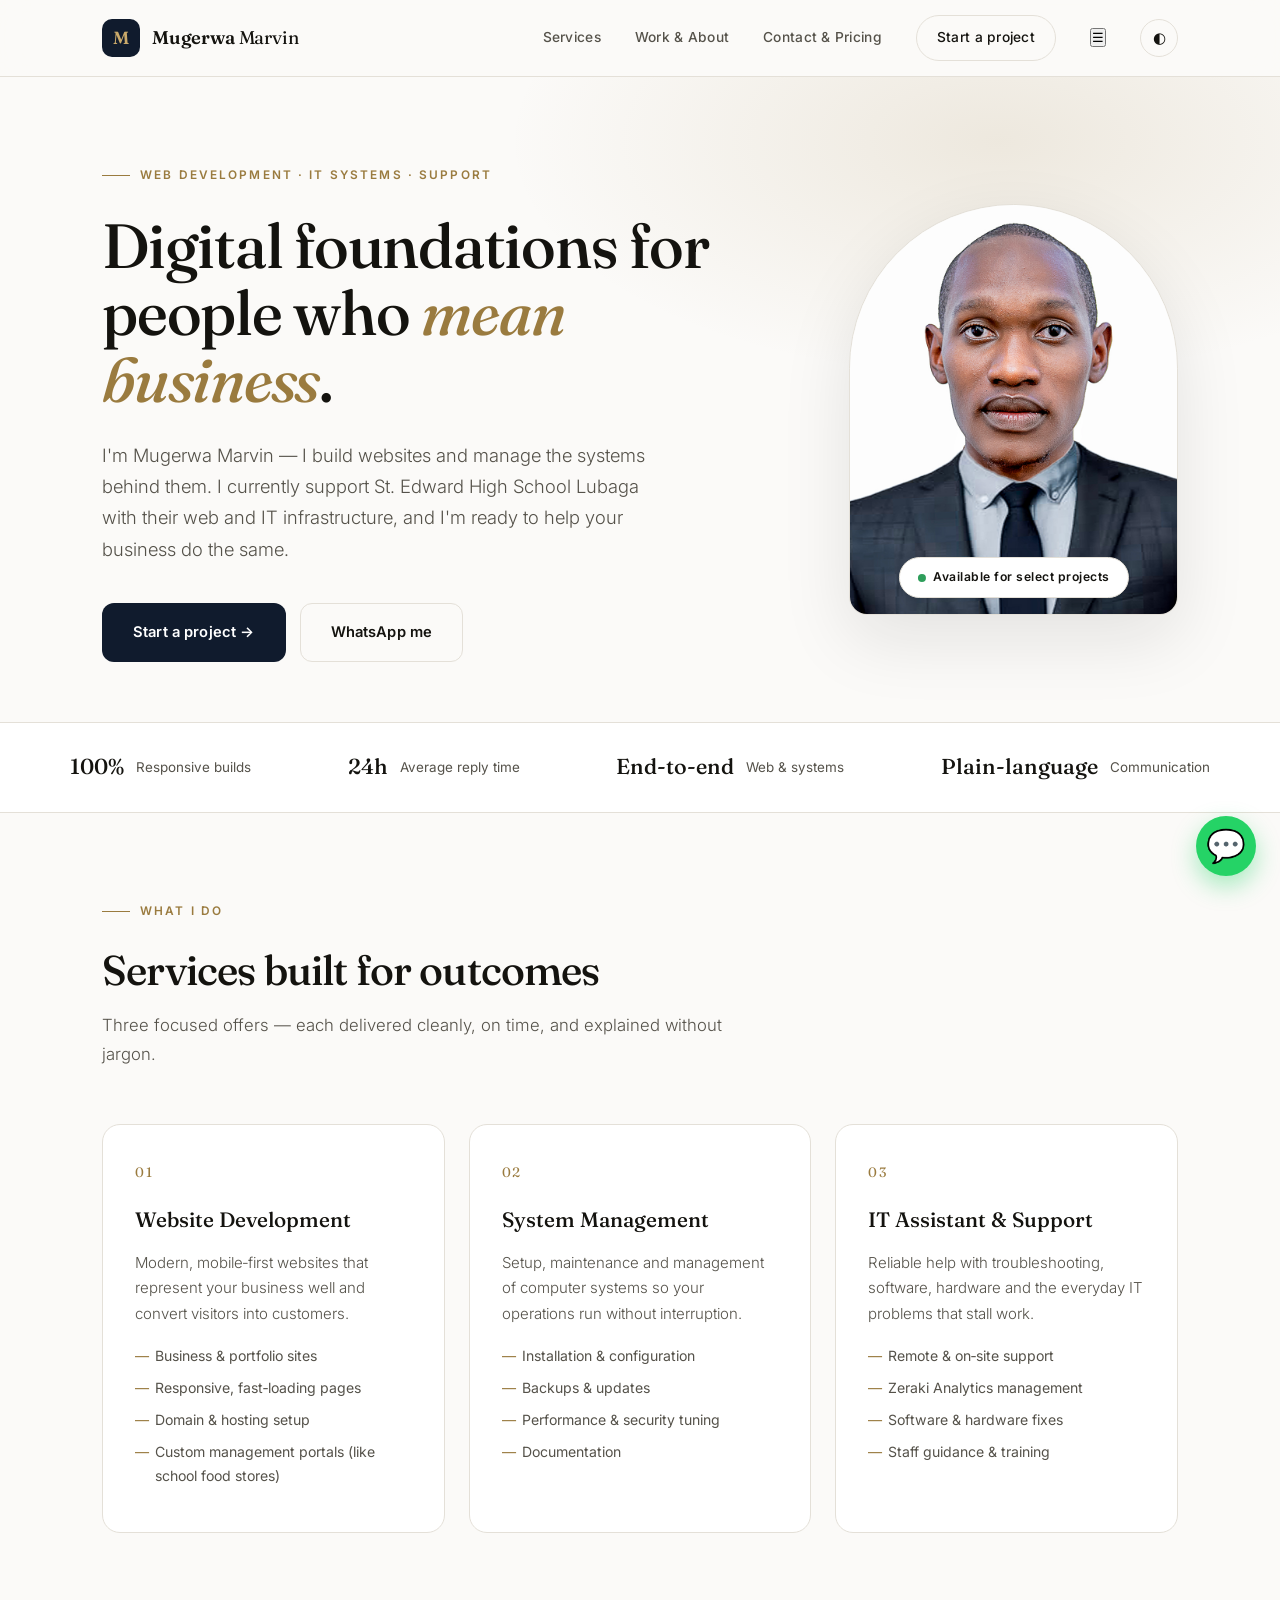
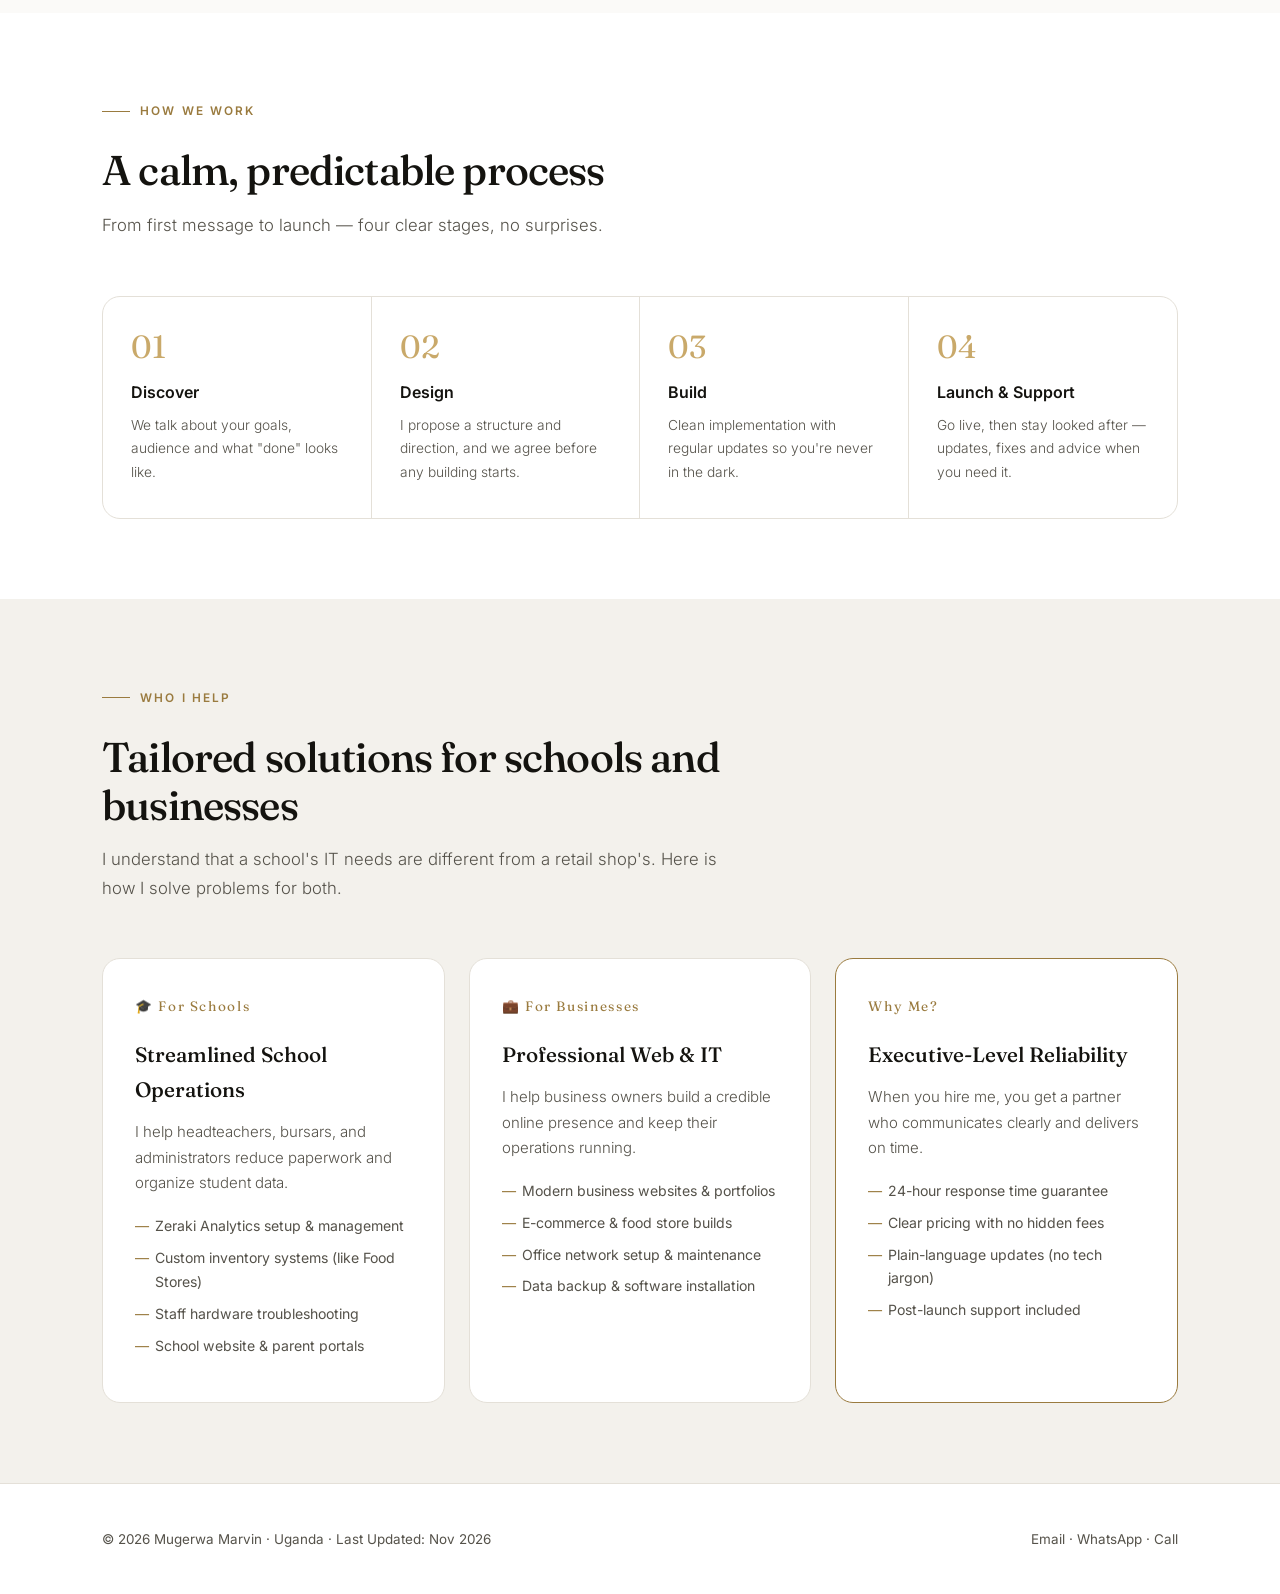
<file: index.html>
<!DOCTYPE html>
<html lang="en">
<head>
    <meta charset="UTF-8">
    <meta name="viewport" content="width=device-width, initial-scale=1.0">
    <title>Mugerwa Marvin — Web Development & IT Systems Specialist</title>
    <meta name="description" content="Mugerwa Marvin — website developer, systems manager and IT support specialist in Uganda.">
    
    <!-- Google Fonts -->
    <link rel="preconnect" href="https://fonts.googleapis.com">
    <link rel="preconnect" href="https://fonts.gstatic.com" crossorigin>
    <link href="https://fonts.googleapis.com/css2?family=Fraunces:opsz,wght@9..144,400;9..144,500;9..144,600&family=Inter:wght@300;400;500;600;700&display=swap" rel="stylesheet">
    
    <!-- External CSS -->
    <link rel="stylesheet" href="style.css">
    <!-- Floating WhatsApp Button -->
<a href="https://wa.me/256755630074" target="_blank" style="position: fixed; bottom: 24px; right: 24px; background: #25D366; color: white; width: 60px; height: 60px; border-radius: 50%; display: flex; align-items: center; justify-content: center; font-size: 32px; box-shadow: 0 10px 25px rgba(37, 211, 102, 0.4); z-index: 1000; text-decoration: none; transition: transform 0.3s ease;">
    💬
</a>
</head>
<body data-theme="light">

    <!-- NAVIGATION -->
    <nav>
        <div class="container nav-inner">
            <a class="brand" href="index.html">
                <span class="brand-mark">M</span>
                <span class="brand-name"><b>Mugerwa</b> Marvin</span>
            </a>
            <div class="nav-links">
               <div class="nav-links">
        <div class="nav-links">
        <a href="index.html#services">Services</a>
        <a href="work.html">Work &amp; About</a>
        <a href="contact.html">Contact &amp; Pricing</a>
        <a href="contact.html" class="nav-cta">Start a project</a>
        
        <!-- ADD THIS HAMBURGER BUTTON -->
        <button class="menu-toggle" id="menuBtn" aria-label="Toggle menu">☰</button>
        
        <button class="theme-toggle" id="themeBtn" aria-label="Toggle theme">◐</button>
    </div>
    </nav>

    <!-- HERO SECTION -->
    <header class="hero" id="top">
        <div class="container hero-grid">
            <div>
                <div class="eyebrow">Web Development · IT Systems · Support</div>
                <h1>Digital foundations for people who <em>mean business</em>.</h1>
                <p class="lead">I'm Mugerwa Marvin — I build websites and manage the systems behind them. I currently support St. Edward High School Lubaga with their web and IT infrastructure, and I'm ready to help your business do the same.</p>
                <div class="hero-actions">
                    <a href="contact.html" class="btn btn-primary">Start a project →</a>
                    <a href="https://wa.me/256755630074" class="btn btn-outline">WhatsApp me</a>
                </div>
            </div>
            <div class="portrait-wrap">
                <div class="portrait-frame">
                    <img src="images/MUGERWA MARVIN.jpg" alt="Mugerwa Marvin">
                    <div class="portrait-badge"><span class="pulse"></span> Available for select projects</div>
                </div>
            </div>
        </div>
    </header>

    <!-- TRUST STRIP -->
    <div class="trust">
        <div class="container trust-inner">
            <div class="trust-item"><b>100%</b> Responsive builds</div>
            <div class="trust-item"><b>24h</b> Average reply time</div>
            <div class="trust-item"><b>End‑to‑end</b> Web &amp; systems</div>
            <div class="trust-item"><b>Plain‑language</b> Communication</div>
        </div>
    </div>

    <!-- SERVICES SECTION -->
    <section id="services" class="reveal">
        <div class="container">
            <div class="section-head">
                <div class="eyebrow">What I do</div>
                <h2>Services built for outcomes</h2>
                <p>Three focused offers — each delivered cleanly, on time, and explained without jargon.</p>
            </div>
            <div class="grid-3">
                <div class="card">
                    <span class="num">01</span>
                    <h3>Website Development</h3>
                    <p>Modern, mobile‑first websites that represent your business well and convert visitors into customers.</p>
                    <ul>
                        <li>Business &amp; portfolio sites</li>
                        <li>Responsive, fast‑loading pages</li>
                        <li>Domain &amp; hosting setup</li>
                        <li>Custom management portals (like school food stores)</li>
                    </ul>
                </div>
                <div class="card">
                    <span class="num">02</span>
                    <h3>System Management</h3>
                    <p>Setup, maintenance and management of computer systems so your operations run without interruption.</p>
                    <ul>
                        <li>Installation &amp; configuration</li>
                        <li>Backups &amp; updates</li>
                        <li>Performance &amp; security tuning</li>
                        <li>Documentation</li>
                    </ul>
                </div>
                <div class="card">
                    <span class="num">03</span>
                    <h3>IT Assistant &amp; Support</h3>
                    <p>Reliable help with troubleshooting, software, hardware and the everyday IT problems that stall work.</p>
                    <ul>
                        <li>Remote &amp; on‑site support</li>
                        <li>Zeraki Analytics management</li>
                        <li>Software &amp; hardware fixes</li>
                        <li>Staff guidance &amp; training</li>
                    </ul>
                </div>
            </div>
        </div>
    </section>

    <!-- PROCESS SECTION -->
    <section id="process" class="alt reveal">
        <div class="container">
            <div class="section-head">
                <div class="eyebrow">How we work</div>
                <h2>A calm, predictable process</h2>
                <p>From first message to launch — four clear stages, no surprises.</p>
            </div>
            <div class="process">
                <div class="step">
                    <div class="n">01</div>
                    <h4>Discover</h4>
                    <p>We talk about your goals, audience and what "done" looks like.</p>
                </div>
                <div class="step">
                    <div class="n">02</div>
                    <h4>Design</h4>
                    <p>I propose a structure and direction, and we agree before any building starts.</p>
                </div>
                <div class="step">
                    <div class="n">03</div>
                    <h4>Build</h4>
                    <p>Clean implementation with regular updates so you're never in the dark.</p>
                </div>
                <div class="step">
                    <div class="n">04</div>
                    <h4>Launch &amp; Support</h4>
                    <p>Go live, then stay looked after — updates, fixes and advice when you need it.</p>
                </div>
            </div>
        </div>
    </section>

    <!-- WHO I HELP SECTION -->
<section id="who-i-help" class="reveal" style="background: var(--surface-2);">
    <div class="container">
        <div class="section-head">
            <div class="eyebrow">Who I Help</div>
            <h2>Tailored solutions for schools and businesses</h2>
            <p>I understand that a school's IT needs are different from a retail shop's. Here is how I solve problems for both.</p>
        </div>
        
        <div class="grid-3">
            <!-- For Schools -->
            <div class="card">
                <span class="num">🎓 For Schools</span>
                <h3>Streamlined School Operations</h3>
                <p>I help headteachers, bursars, and administrators reduce paperwork and organize student data.</p>
                <ul>
                    <li>Zeraki Analytics setup & management</li>
                    <li>Custom inventory systems (like Food Stores)</li>
                    <li>Staff hardware troubleshooting</li>
                    <li>School website & parent portals</li>
                </ul>
            </div>

            <!-- For Businesses -->
            <div class="card">
                <span class="num">💼 For Businesses</span>
                <h3>Professional Web & IT</h3>
                <p>I help business owners build a credible online presence and keep their operations running.</p>
                <ul>
                    <li>Modern business websites & portfolios</li>
                    <li>E-commerce & food store builds</li>
                    <li>Office network setup & maintenance</li>
                    <li>Data backup & software installation</li>
                </ul>
            </div>
            
            <!-- Why Choose Me -->
            <div class="card" style="border-color: var(--gold);">
                <span class="num" style="color: var(--gold);">Why Me?</span>
                <h3>Executive-Level Reliability</h3>
                <p>When you hire me, you get a partner who communicates clearly and delivers on time.</p>
                <ul>
                    <li>24-hour response time guarantee</li>
                    <li>Clear pricing with no hidden fees</li>
                    <li>Plain-language updates (no tech jargon)</li>
                    <li>Post-launch support included</li>
                </ul>
            </div>
        </div>
    </div>
</section>
    <!-- FOOTER -->
    <footer>
        <div class="container footer-inner">
           <span>© <span id="year"></span> Mugerwa Marvin · Uganda · Last Updated: <span id="update-date">Nov 2026</span></span>
            <span>
                <a href="mailto:marvinmarvel948@gmail.com">Email</a> · 
                <a href="https://wa.me/256755630074">WhatsApp</a> · 
                <a href="tel:+256755630074">Call</a>
            </span>
        </div>
    </footer>

    <!-- External JavaScript -->
    <script src="script.js"></script>
</body>
</html>
</file>
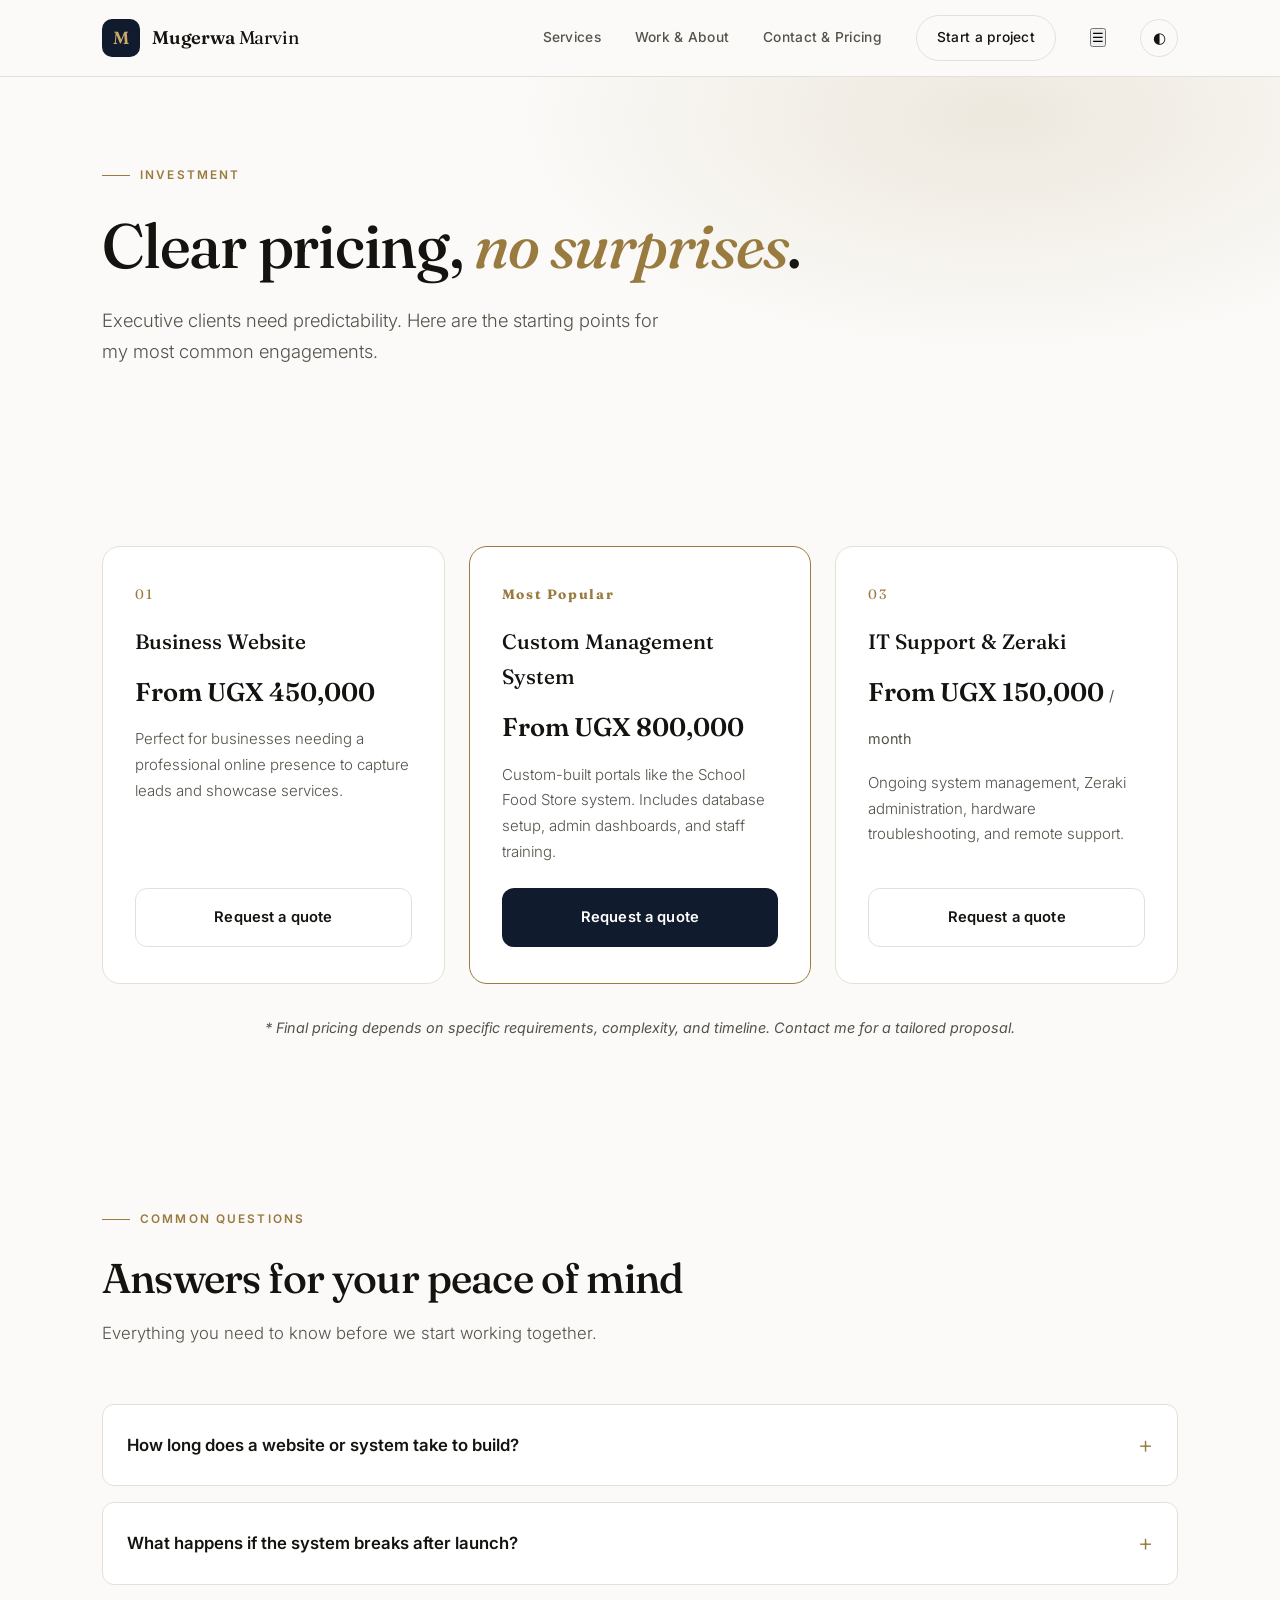
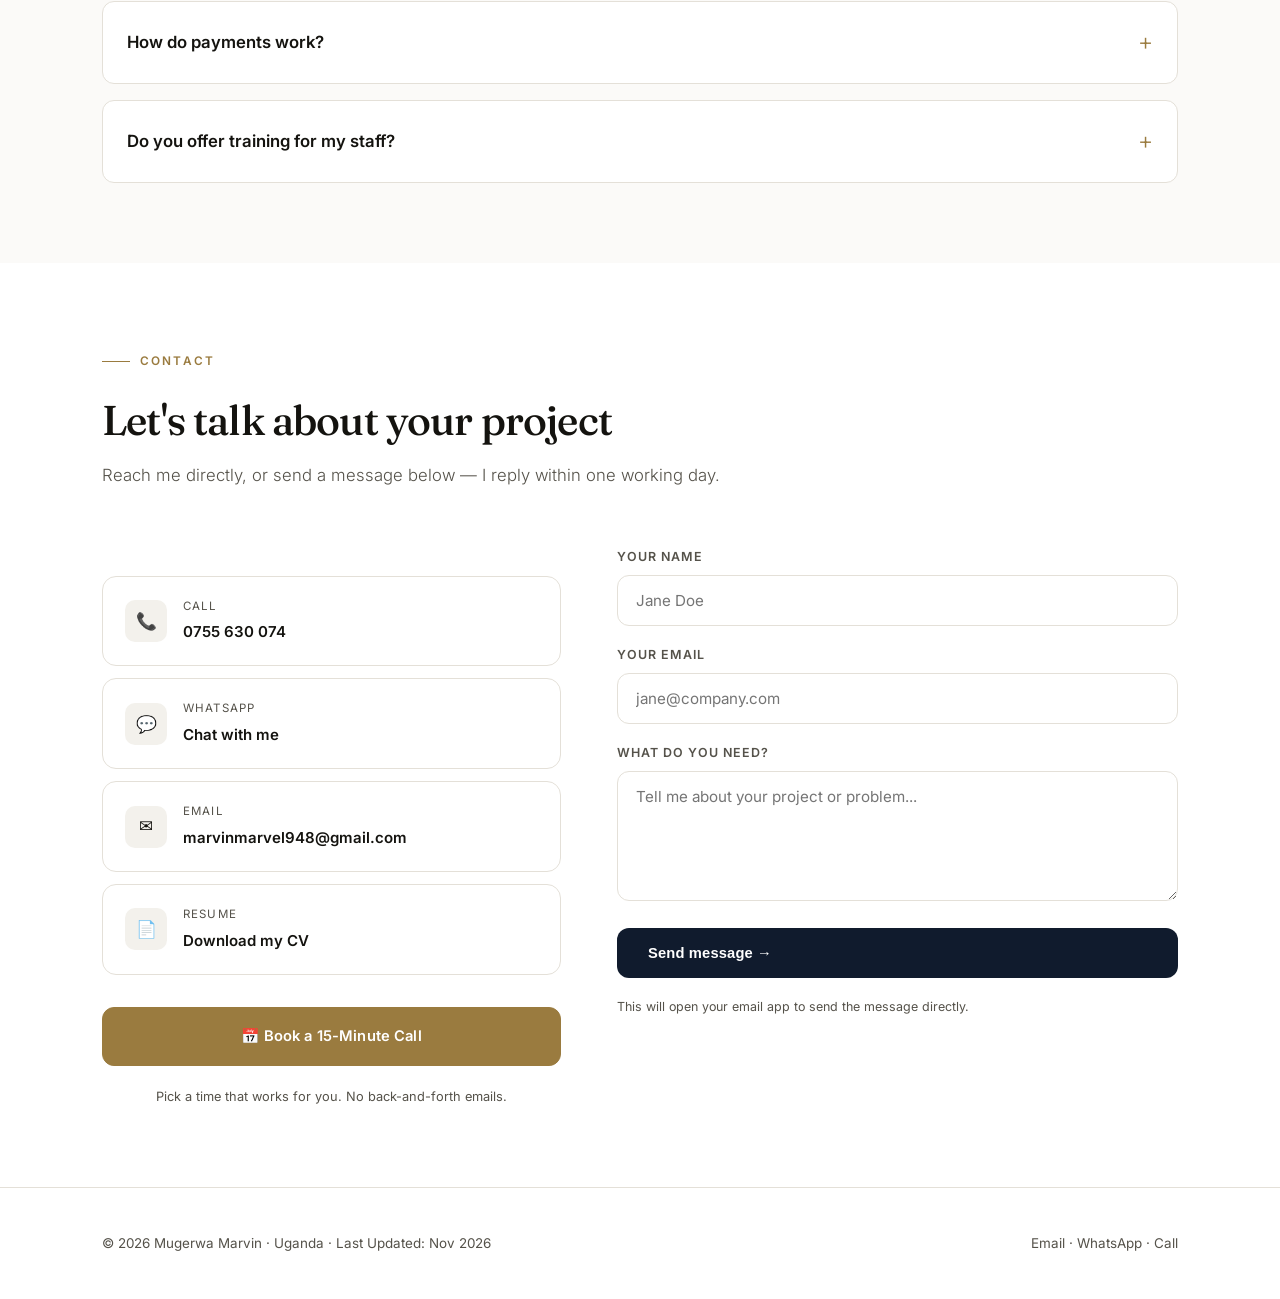
<file: contact.html>
<!DOCTYPE html>
<html lang="en">
<head>
    <meta charset="UTF-8">
    <meta name="viewport" content="width=device-width, initial-scale=1.0">
    <title>Contact & Pricing — Mugerwa Marvin</title>
    <meta name="description" content="Contact Mugerwa Marvin for professional web development, custom management systems, and IT support in Uganda.">
    
    <!-- Google Fonts -->
    <link rel="preconnect" href="https://fonts.googleapis.com">
    <link rel="preconnect" href="https://fonts.gstatic.com" crossorigin>
    <link href="https://fonts.googleapis.com/css2?family=Fraunces:opsz,wght@9..144,400;9..144,500;9..144,600&family=Inter:wght@300;400;500;600;700&display=swap" rel="stylesheet">
    
    <!-- External CSS -->
    <link rel="stylesheet" href="style.css">
</head>
<body data-theme="light">

    <!-- NAVIGATION -->
    <nav>
        <div class="container nav-inner">
            <a class="brand" href="index.html">
                <span class="brand-mark">M</span>
                <span class="brand-name"><b>Mugerwa</b> Marvin</span>
            </a>
            <div class="nav-links">
               <div class="nav-links">
    <a href="index.html#services">Services</a>
    <a href="work.html">Work &amp; About</a>
    <a href="contact.html">Contact &amp; Pricing</a>
    <a href="contact.html" class="nav-cta">Start a project</a>
    
    <!-- ADD THIS HAMBURGER BUTTON -->
    <button class="menu-toggle" id="menuBtn" aria-label="Toggle menu">☰</button>
    
    <button class="theme-toggle" id="themeBtn" aria-label="Toggle theme">◐</button>
</div>
    </nav>

    <!-- PAGE HEADER -->
    <header class="hero">
        <div class="container">
            <div class="eyebrow">Investment</div>
            <h1>Clear pricing, <em>no surprises</em>.</h1>
            <p class="lead">Executive clients need predictability. Here are the starting points for my most common engagements.</p>
        </div>
    </header>

    <!-- PRICING SECTION -->
    <section id="pricing">
        <div class="container">
            <div class="grid-3">
                <!-- Pricing Card 1 -->
                <div class="card reveal" style="display:flex;flex-direction:column;justify-content:space-between;">
                    <div>
                        <span class="num">01</span>
                        <h3>Business Website</h3>
                        <p style="font-size:1.6rem;font-family:'Fraunces',serif;color:var(--ink);margin-bottom:12px;font-weight:600;">
                            From UGX 450,000
                        </p>
                        <p>Perfect for businesses needing a professional online presence to capture leads and showcase services.</p>
                    </div>
                    <a href="#contact" class="btn btn-outline" style="margin-top:24px;width:100%;justify-content:center;">Request a quote</a>
                </div>

                <!-- Pricing Card 2 -->
                <div class="card reveal" style="display:flex;flex-direction:column;justify-content:space-between;border-color:var(--gold);">
                    <div>
                        <span class="num" style="color:var(--gold);font-weight:700;">Most Popular</span>
                        <h3>Custom Management System</h3>
                        <p style="font-size:1.6rem;font-family:'Fraunces',serif;color:var(--ink);margin-bottom:12px;font-weight:600;">
                            From UGX 800,000
                        </p>
                        <p>Custom-built portals like the School Food Store system. Includes database setup, admin dashboards, and staff training.</p>
                    </div>
                    <a href="#contact" class="btn btn-primary" style="margin-top:24px;width:100%;justify-content:center;">Request a quote</a>
                </div>

                <!-- Pricing Card 3 -->
                <div class="card reveal" style="display:flex;flex-direction:column;justify-content:space-between;">
                    <div>
                        <span class="num">03</span>
                        <h3>IT Support & Zeraki</h3>
                        <p style="font-size:1.6rem;font-family:'Fraunces',serif;color:var(--ink);margin-bottom:12px;font-weight:600;">
                            From UGX 150,000 <span style="font-size:0.9rem;font-family:'Inter',sans-serif;color:var(--ink-soft);font-weight:400;">/ month</span>
                        </p>
                        <p>Ongoing system management, Zeraki administration, hardware troubleshooting, and remote support.</p>
                    </div>
                    <a href="#contact" class="btn btn-outline" style="margin-top:24px;width:100%;justify-content:center;">Request a quote</a>
                </div>
            </div>
            <p style="text-align:center;margin-top:32px;font-size:0.9rem;color:var(--ink-soft);font-style:italic;">
                * Final pricing depends on specific requirements, complexity, and timeline. Contact me for a tailored proposal.
            </p>
        </div>
    </section>

    <!-- FAQ SECTION -->
<section id="faq" class="reveal">
    <div class="container">
        <div class="section-head">
            <div class="eyebrow">Common Questions</div>
            <h2>Answers for your peace of mind</h2>
            <p>Everything you need to know before we start working together.</p>
        </div>
        
        <div class="faq-grid">
            <div class="faq-item">
                <div class="faq-question">How long does a website or system take to build?</div>
                <div class="faq-answer">A standard business website takes 1–2 weeks. A custom management system (like the Food Store database) typically takes 2–4 weeks depending on the complexity. I give you a clear timeline before we start, and I update you weekly.</div>
            </div>
            
            <div class="faq-item">
                <div class="faq-question">What happens if the system breaks after launch?</div>
                <div class="faq-answer">I don't just build and disappear. All projects come with 30 days of free post-launch support to fix any bugs. After that, you can hire me for a monthly IT support retainer to keep things running smoothly.</div>
            </div>
            
            <div class="faq-item">
                <div class="faq-question">How do payments work?</div>
                <div class="faq-answer">To secure your spot in my schedule, I require a 50% deposit upfront. The remaining 50% is paid only when you are 100% happy with the final product and ready to go live.</div>
            </div>
            
            <div class="faq-item">
                <div class="faq-question">Do you offer training for my staff?</div>
                <div class="faq-answer">Yes. For custom systems (like the school food store), I provide a 1-hour training session for your team and a written guide so they know exactly how to use it.</div>
            </div>
        </div>
    </div>
</section>

    <!-- CONTACT SECTION -->
    <section id="contact" class="alt reveal">
        <div class="container">
            <div class="section-head">
                <div class="eyebrow">Contact</div>
                <h2>Let's talk about your project</h2>
                <p>Reach me directly, or send a message below — I reply within one working day.</p>
            </div>
            
            <div class="contact-grid">
                <!-- Contact Details -->
                <div>
                    <div class="contact-list">
                        <a class="contact-item" href="tel:+256755630074">
                            <span class="ic">📞</span>
                            <span><small>Call</small><strong>0755 630 074</strong></span>
                        </a>
                        <a class="contact-item" href="https://wa.me/256755630074">
                            <span class="ic">💬</span>
                            <span><small>WhatsApp</small><strong>Chat with me</strong></span>
                        </a>
                        <a class="contact-item" href="mailto:marvinmarvel948@gmail.com">
                            <span class="ic">✉️</span>
                            <span><small>Email</small><strong>marvinmarvel948@gmail.com</strong></span>
                        </a>
                        <a class="contact-item" href="Marvin_Mugerwa_CV.pdf" download>
                           <span class="ic">📄</span>
                            <span><small>Resume</small><strong>Download my CV</strong></span>
                        </a>
                            <!-- New Calendly Button -->
                            <a class="btn btn-primary" href="https://calendly.com/marvinmarvel948/30min" target="_blank" style="margin-top: 20px; width: 100%; justify-content: center; background: var(--gold); color: #fff; border-color: var(--gold);">
                             📅 Book a 15-Minute Call
                        </a>
                            <p style="font-size: 0.8rem; color: var(--ink-soft); text-align: center; margin-top: 8px;">Pick a time that works for you. No back-and-forth emails.</p>

                    </div>
                </div>

               <!-- DIRECT MAILTO FORM -->
<form action="mailto:marvinmarvel948@gmail.com" method="POST" enctype="text/plain">
    <div class="field">
        <label for="name">Your name</label>
        <input id="name" name="name" type="text" required placeholder="Jane Doe">
    </div>
    <div class="field">
        <label for="email">Your email</label>
        <input id="email" name="email" type="email" required placeholder="jane@company.com">
    </div>
    <div class="field">
        <label for="message">What do you need?</label>
        <textarea id="message" name="message" required placeholder="Tell me about your project or problem..."></textarea>
    </div>
    
    <button type="submit" class="btn btn-primary">Send message →</button>
    <p class="form-note">This will open your email app to send the message directly.</p>
</form>
            </div>
        </div>
    </section>

    <!-- FOOTER -->
    <footer>
        <div class="container footer-inner">
            <span>© <span id="year"></span> Mugerwa Marvin · Uganda · Last Updated: <span id="update-date">Nov 2026</span></span>
            <span>
                <a href="mailto:marvinmarvel948@gmail.com">Email</a> · 
                <a href="https://wa.me/256755630074">WhatsApp</a> · 
                <a href="tel:+256755630074">Call</a>
            </span>
            
        </div>
    </footer>

           <!-- External JS for animations -->
    <script src="script.js"></script>

</html>
</file>
<file: style.css>
:root{
  --bg:#fbfaf8; --surface:#ffffff; --surface-2:#f3f1ec;
  --ink:#14130f; --ink-soft:#55524a; --line:#e4e0d8;
  --gold:#9a7b3f; --gold-soft:#c9a96a; --navy:#101b2d;
  --shadow-sm:0 1px 2px rgba(20,19,15,.04),0 8px 24px rgba(20,19,15,.05);
  --shadow-lg:0 24px 70px rgba(20,19,15,.10);
  --r:18px;
}
[data-theme="dark"]{
  --bg:#0c0d10; --surface:#14161b; --surface-2:#1b1e24;
  --ink:#f1efe9; --ink-soft:#a7a49b; --line:#282b33;
  --gold:#d4b477; --gold-soft:#9a7b3f; --navy:#0a1420;
  --shadow-sm:0 1px 2px rgba(0,0,0,.5),0 8px 24px rgba(0,0,0,.35);
  --shadow-lg:0 24px 70px rgba(0,0,0,.55);
}
*{margin:0;padding:0;box-sizing:border-box}
html{scroll-behavior:smooth}
body{
  font-family:'Inter',system-ui,sans-serif;
  background:var(--bg); color:var(--ink); line-height:1.7;
  -webkit-font-smoothing:antialiased; transition:background .4s,color .4s;
}
.container{max-width:1140px;margin:0 auto;padding:0 32px}
@media(max-width:640px){.container{padding:0 20px}}

/* NAV */
nav{
  position:sticky;top:0;z-index:100;
  background:color-mix(in srgb,var(--bg) 88%,transparent);
  backdrop-filter:blur(16px);border-bottom:1px solid var(--line);
}
.nav-inner{display:flex;align-items:center;justify-content:space-between;height:76px}
.brand{display:flex;align-items:center;gap:12px;text-decoration:none;color:var(--ink)}
.brand-mark{
  width:38px;height:38px;border-radius:10px;display:grid;place-items:center;
  background:var(--navy);color:var(--gold-soft);font-family:'Fraunces',serif;font-weight:600;font-size:1.1rem;
}
.brand-name{font-family:'Fraunces',serif;font-size:1.15rem;letter-spacing:-.01em}
.brand-name b{font-weight:600}
.nav-links{display:flex;gap:34px;align-items:center}
.nav-links a{
  color:var(--ink-soft);text-decoration:none;font-size:.86rem;font-weight:500;
  letter-spacing:.02em;transition:color .2s;position:relative;
}
.nav-links a:hover{color:var(--ink)}
.nav-cta{
  padding:10px 20px;border:1px solid var(--line);border-radius:999px;color:var(--ink)!important;
  transition:all .25s;
}
.nav-cta:hover{background:var(--navy);color:#fff!important;border-color:var(--navy)}
.theme-toggle{
  background:transparent;border:1px solid var(--line);color:var(--ink);
  width:38px;height:38px;border-radius:50%;cursor:pointer;font-size:.95rem;transition:background .2s;
}
.theme-toggle:hover{background:var(--surface-2)}

/* HERO & TITLES */
.hero{padding:80px 0 60px;position:relative;overflow:hidden}
.hero::before{
  content:"";position:absolute;inset:0;pointer-events:none;
  background:radial-gradient(700px 340px at 78% 10%,color-mix(in srgb,var(--gold) 14%,transparent),transparent 70%);
}
.hero-grid{display:grid;grid-template-columns:1.35fr .65fr;gap:64px;align-items:center;position:relative}
.eyebrow{
  display:inline-flex;align-items:center;gap:10px;font-size:.74rem;font-weight:600;
  letter-spacing:.18em;text-transform:uppercase;color:var(--gold);margin-bottom:26px;
}
.eyebrow::before{content:"";width:28px;height:1px;background:var(--gold)}
h1{
  font-family:'Fraunces',serif;font-weight:500;font-size:clamp(2.4rem,5vw,3.9rem);
  line-height:1.08;letter-spacing:-.02em;margin-bottom:26px;
}
h1 em{font-style:italic;color:var(--gold)}
.lead{font-size:1.15rem;color:var(--ink-soft);max-width:560px;margin-bottom:38px;font-weight:300}
.hero-actions{display:flex;gap:14px;flex-wrap:wrap}
.btn{
  display:inline-flex;align-items:center;gap:10px;padding:16px 30px;border-radius:12px;
  text-decoration:none;font-weight:600;font-size:.92rem;letter-spacing:.01em;
  transition:transform .2s,box-shadow .2s,background .2s,border-color .2s;border:1px solid transparent;
}
.btn-primary{background:var(--navy);color:#fff}
.btn-primary:hover{transform:translateY(-2px);box-shadow:var(--shadow-lg)}
.btn-outline{border-color:var(--line);color:var(--ink)}
.btn-outline:hover{background:var(--surface-2)}

/* Hero Layout Upgrade */
.hero-content {
  text-align: left;
}
.hero-content h1 {
  font-size: clamp(2.2rem, 5vw, 3.5rem);
  line-height: 1.1;
  margin-bottom: 24px;
}
.hero-content .eyebrow {
  justify-content: flex-start;
}
.hero-content .lead {
  margin: 0 0 32px;
}
.hero-content .hero-actions {
  justify-content: flex-start;
}

.hero-image-full {
  position: relative;
  width: 100%;
  border-radius: 20px;
  overflow: hidden;
  box-shadow: var(--shadow-lg);
}

.hero-image-full img {
  width: 100%;
  height: auto;
  display: block;
}

/* Mobile Stacking */
@media (max-width: 860px) {
  .hero-content { text-align: center; }
  .hero-content .eyebrow { justify-content: center; }
  .hero-content .hero-actions { justify-content: center; }
}

/* PORTRAIT */
.portrait-wrap{position:relative;display:flex;justify-content:center}
.portrait-frame{
  position:relative;width:100%;max-width:330px;aspect-ratio:4/5;border-radius:200px 200px 22px 22px;
  overflow:hidden;border:1px solid var(--line);box-shadow:var(--shadow-lg);
  background:var(--surface-2);
}
.portrait-frame img{width:100%;height:100%;object-fit:cover;display:block}
.portrait-badge{
  position:absolute;bottom:16px;left:50%;transform:translateX(-50%);
  background:var(--surface);border:1px solid var(--line);border-radius:999px;
  padding:9px 18px;font-size:.76rem;font-weight:600;letter-spacing:.04em;
  display:flex;align-items:center;gap:8px;box-shadow:var(--shadow-sm);white-space:nowrap;
}
.pulse{width:8px;height:8px;border-radius:50%;background:#2e9e5b;box-shadow:0 0 0 0 rgba(46,158,91,.5);animation:pulse 2.2s infinite}
@keyframes pulse{70%{box-shadow:0 0 0 9px rgba(46,158,91,0)}100%{box-shadow:0 0 0 0 rgba(46,158,91,0)}}

/* TRUST STRIP */
.trust{border-top:1px solid var(--line);border-bottom:1px solid var(--line);background:var(--surface)}
.trust-inner{display:flex;justify-content:space-between;gap:24px;padding:26px 0;flex-wrap:wrap}
.trust-item{display:flex;align-items:center;gap:12px;font-size:.84rem;color:var(--ink-soft)}
.trust-item b{color:var(--ink);font-family:'Fraunces',serif;font-size:1.35rem;font-weight:500}

/* SECTIONS */
section{padding:80px 0}
section.alt{background:var(--surface)}
.section-head{max-width:640px;margin-bottom:56px}
h2{font-family:'Fraunces',serif;font-weight:500;font-size:clamp(1.9rem,3.4vw,2.6rem);line-height:1.15;letter-spacing:-.02em;margin-bottom:16px}
.section-head p{color:var(--ink-soft);font-size:1.05rem;font-weight:300}

/* FAQ SECTION */
.faq-grid { display: flex; flex-direction: column; gap: 16px; margin-top: 24px; }
.faq-item {
  background: var(--surface); border: 1px solid var(--line); border-radius: 12px;
  overflow: hidden; transition: all 0.3s ease;
}
.faq-item:hover { border-color: var(--gold); }
.faq-question {
  padding: 20px 24px; font-weight: 600; font-size: 1.05rem; cursor: pointer;
  display: flex; justify-content: space-between; align-items: center; color: var(--ink);
}
.faq-question::after { content: "+"; font-size: 1.5rem; color: var(--gold); font-weight: 300; transition: transform 0.3s ease; }
.faq-item.active .faq-question::after { transform: rotate(45deg); }
.faq-answer {
  max-height: 0; overflow: hidden; transition: max-height 0.3s ease, padding 0.3s ease;
  padding: 0 24px; color: var(--ink-soft); font-size: 0.95rem; font-weight: 300;
}
.faq-item.active .faq-answer { max-height: 200px; padding-bottom: 20px; }

/* CARDS / SERVICES / PRICING */
.grid-3{display:grid;grid-template-columns:repeat(auto-fit,minmax(290px,1fr));gap:24px}
.card{
  background:var(--surface);border:1px solid var(--line);border-radius:var(--r);
  padding:36px 32px;transition:transform .3s,box-shadow .3s,border-color .3s;position:relative;overflow:hidden;
}
.card::after{
  content:"";position:absolute;left:0;top:0;height:3px;width:0;background:var(--gold);transition:width .4s;
}
.card:hover{transform:translateY(-6px);box-shadow:var(--shadow-lg);border-color:color-mix(in srgb,var(--gold) 40%,var(--line))}
.card:hover::after{width:100%}
.card .num{font-family:'Fraunces',serif;font-size:.85rem;color:var(--gold);letter-spacing:.12em;margin-bottom:18px;display:block}
.card h3{font-family:'Fraunces',serif;font-size:1.3rem;font-weight:500;margin-bottom:12px}
.card p{color:var(--ink-soft);font-size:.94rem;font-weight:300}
.card ul{margin-top:18px;padding:0;list-style:none}
.card li{position:relative;padding-left:20px;font-size:.88rem;color:var(--ink-soft);margin-bottom:8px}
.card li::before{content:"—";position:absolute;left:0;color:var(--gold)}

/* PROCESS */
.process{display:grid;grid-template-columns:repeat(auto-fit,minmax(210px,1fr));gap:0;border:1px solid var(--line);border-radius:var(--r);overflow:hidden;background:var(--surface)}
.step{padding:34px 28px;border-right:1px solid var(--line);transition:background .3s}
.step:last-child{border-right:none}
.step:hover{background:var(--surface-2)}
.step .n{font-family:'Fraunces',serif;font-size:2rem;color:var(--gold-soft);line-height:1;margin-bottom:16px}
.step h4{font-size:1rem;font-weight:600;margin-bottom:8px}
.step p{font-size:.86rem;color:var(--ink-soft);font-weight:300}

/* PROJECTS */
.projects{display:grid;grid-template-columns:repeat(auto-fit,minmax(320px,1fr));gap:30px}
.project{
  border:1px solid var(--line);border-radius:var(--r);overflow:hidden;background:var(--surface);
  transition:transform .3s,box-shadow .3s;display:flex;flex-direction:column;
}
.project:hover{transform:translateY(-6px);box-shadow:var(--shadow-lg)}
.project .thumb{
  aspect-ratio:16/10;background:var(--surface-2);border-bottom:1px solid var(--line);
  overflow:hidden;position:relative;cursor:pointer;
}
.project .thumb img{
  width:100%;height:100%;object-fit:cover;object-position:top;transition:transform .5s ease;
}
.project:hover .thumb img{transform:scale(1.05)}
.project .thumb::after {
  content: "🔍 View Image";position: absolute;inset: 0;background: rgba(16, 27, 45, 0.6);
  color: #fff;display: flex;align-items: center;justify-content: center;
  font-weight: 500;font-size: 0.9rem;letter-spacing: 0.05em;opacity: 0;transition: opacity 0.3s ease;
}
.project .thumb:hover::after { opacity: 1; }
.project .body{padding:26px 26px 30px;flex-grow:1;display:flex;flex-direction:column;}
.project .tag{font-size:.7rem;letter-spacing:.14em;text-transform:uppercase;color:var(--gold);font-weight:600}
.project h4{font-family:'Fraunces',serif;font-size:1.15rem;font-weight:500;margin:10px 0 8px}
.project p{font-size:.88rem;color:var(--ink-soft);font-weight:300;margin-bottom:16px;flex-grow:1;}
.project .outcome{
  font-size:.8rem; font-weight:600; color:var(--ink); background:var(--surface-2); 
  padding:6px 12px; border-radius:6px; display:inline-block; align-self:flex-start;
}

/* LIGHTBOX */
.lightbox {
  display: none; position: fixed; z-index: 9999; left: 0; top: 0; 
  width: 100%; height: 100%; background-color: rgba(10, 15, 20, 0.9);
  backdrop-filter: blur(5px); align-items: center; justify-content: center;
  opacity: 0; transition: opacity 0.3s ease;
}
.lightbox.active { display: flex; opacity: 1; }
.lightbox-content {
  max-width: 90%; max-height: 90vh; border-radius: 8px;
  box-shadow: 0 25px 50px -12px rgba(0, 0, 0, 0.7);
  transform: scale(0.95); transition: transform 0.3s ease;
}
.lightbox.active .lightbox-content { transform: scale(1); }
.lightbox-close {
  position: absolute; top: 24px; right: 36px; color: #fff; 
  font-size: 40px; font-weight: 300; cursor: pointer; line-height: 1; transition: color 0.2s;
}
.lightbox-close:hover { color: var(--gold-soft); }

/* SKILLS & TESTIMONIAL */
.skills{display:flex;flex-wrap:wrap;gap:12px;margin-top:8px}
.chip{
  background:var(--surface);border:1px solid var(--line);padding:10px 18px;border-radius:999px;
  font-size:.84rem;font-weight:500;color:var(--ink-soft);transition:all .25s;
}
.chip:hover{border-color:var(--gold);color:var(--ink);transform:translateY(-2px)}
.quote{
  background:var(--surface);border:1px solid var(--line);border-left:3px solid var(--gold);
  border-radius:var(--r);padding:44px 44px;box-shadow:var(--shadow-sm);
}
.quote p{font-family:'Fraunces',serif;font-size:1.3rem;font-weight:400;line-height:1.6;font-style:italic;color:var(--ink)}
.quote .who{margin-top:22px;font-style:normal;font-size:.86rem;font-weight:600;letter-spacing:.02em}
.quote .who span{color:var(--ink-soft);font-weight:400}

/* CONTACT & FOOTER */
.contact-grid{display:grid;grid-template-columns:.9fr 1.1fr;gap:56px;align-items:start}
.contact-list{display:flex;flex-direction:column;gap:12px;margin-top:30px}
.contact-item{
  display:flex;align-items:center;gap:16px;padding:20px 22px;background:var(--surface);
  border:1px solid var(--line);border-radius:14px;text-decoration:none;color:var(--ink);
  transition:border-color .25s,transform .25s,box-shadow .25s;
}
.contact-item:hover{border-color:var(--gold);transform:translateX(5px);box-shadow:var(--shadow-sm)}
.contact-item .ic{
  width:42px;height:42px;border-radius:10px;display:grid;place-items:center;
  background:var(--surface-2);font-size:1.05rem;flex-shrink:0;
}
.contact-item small{display:block;font-size:.72rem;letter-spacing:.1em;text-transform:uppercase;color:var(--ink-soft);margin-bottom:2px}
.contact-item strong{font-weight:600;font-size:.94rem}
form{display:flex;flex-direction:column;gap:18px}
.field label{display:block;font-size:.78rem;font-weight:600;letter-spacing:.08em;text-transform:uppercase;color:var(--ink-soft);margin-bottom:8px}
input,textarea{
  width:100%;padding:15px 18px;border-radius:12px;border:1px solid var(--line);
  background:var(--surface);color:var(--ink);font-family:inherit;font-size:.95rem;outline:none;
  transition:border-color .2s,box-shadow .2s;
}
input:focus,textarea:focus{border-color:var(--gold);box-shadow:0 0 0 3px color-mix(in srgb,var(--gold) 16%,transparent)}
textarea{resize:vertical;min-height:130px}
.form-note{font-size:.78rem;color:var(--ink-soft)}

footer{border-top:1px solid var(--line);padding:44px 0;background:var(--surface)}
.footer-inner{display:flex;justify-content:space-between;align-items:center;gap:16px;flex-wrap:wrap;font-size:.84rem;color:var(--ink-soft)}
.footer-inner a{color:var(--ink-soft);text-decoration:none}
.footer-inner a:hover{color:var(--gold)}

/* REVEAL ANIMATION */
.reveal{opacity:0;transform:translateY(30px);transition:opacity .8s cubic-bezier(.2,.7,.2,1),transform .8s cubic-bezier(.2,.7,.2,1)}
.reveal.visible{opacity:1;transform:none}
@media(prefers-reduced-motion:reduce){.reveal{opacity:1;transform:none;transition:none}}

/* =========================================
   MOBILE RESPONSIVENESS (Executive Layout)
   ========================================= */
@media (max-width: 860px) {
  /* 1. Navigation Bar */
  .menu-toggle { display: block; } /* Show hamburger */
  .nav-links { display: none; } /* Hide desktop links */
  
  /* Dropdown Menu */
  .nav-links.active {
    display: flex !important;
    flex-direction: column !important;
    align-items: center !important;
    position: absolute; top: 76px; left: 0; width: 100%;
    background: var(--surface); padding: 20px 0;
    box-shadow: var(--shadow-lg); border-bottom: 1px solid var(--line);
  }
  .nav-links.active a {
    display: block; width: 100%; text-align: center;
    padding: 15px 20px; border-bottom: 1px solid var(--line); margin: 0;
  }
  .nav-links.active a:last-child { border-bottom: none; }
  .nav-links.active .nav-cta { margin-top: 15px; border: 1px solid var(--line); }

  /* 2. Hero Section (Stack and Center) */
  .hero { padding: 40px 0; }
  .hero-grid { 
    grid-template-columns: 1fr !important; 
    gap: 32px; 
    text-align: center; 
  }
  .eyebrow { justify-content: center; }
  h1 { font-size: 2.2rem; }
  .lead { margin: 0 auto 24px; font-size: 1rem; }
  .hero-actions { 
    flex-direction: column; 
    width: 100%; 
  }
  .hero-actions .btn { width: 100%; justify-content: center; }
  
  /* 3. Make the Portrait Full Width on Mobile */
  .portrait-wrap { margin-top: 20px; }
  .portrait-frame { 
    max-width: 100%; 
    aspect-ratio: 4/3; /* Wider rectangle instead of tall arch */
    border-radius: 16px; /* Remove the arch, make it a rounded box */
  }

  /* 4. Trust Strip (Stack items) */
  .trust-inner { 
    flex-direction: column; 
    align-items: center; 
    gap: 16px; 
    text-align: center;
  }

  /* 5. Sections & Grids (Make everything 1 column) */
  section { padding: 50px 0; }
  .grid-3, .projects, .contact-grid, .about-grid { 
    grid-template-columns: 1fr !important; 
  }
  
  /* Make cards have less padding on phone */
  .card { padding: 24px 20px; }

  /* 6. Process Steps (Stack vertically) */
  .step { border-right: none; border-bottom: 1px solid var(--line); }
  .step:last-child { border-bottom: none; }

  /* 7. Footer & Quote */
  .footer-inner { flex-direction: column; text-align: center; gap: 16px; }
  .quote { padding: 24px 20px; }
  .quote p { font-size: 1.1rem; }
}
</file>
